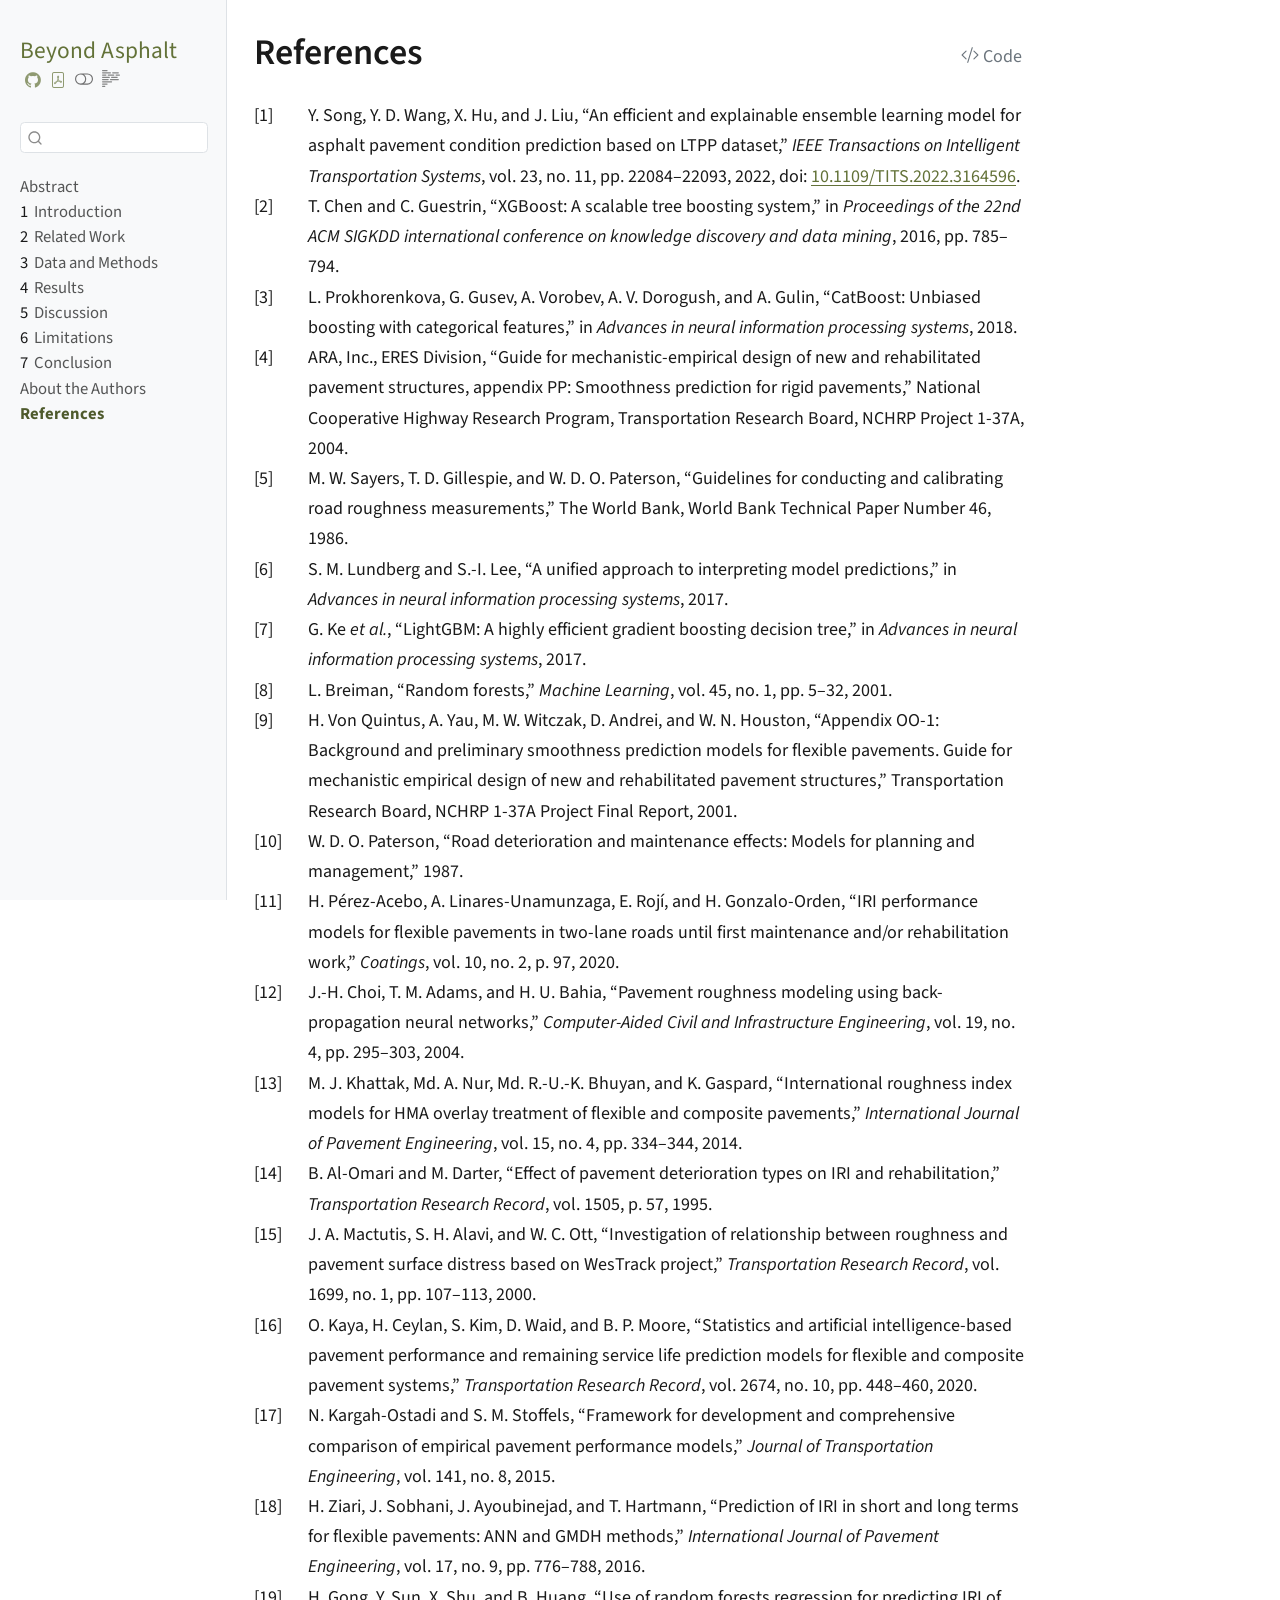
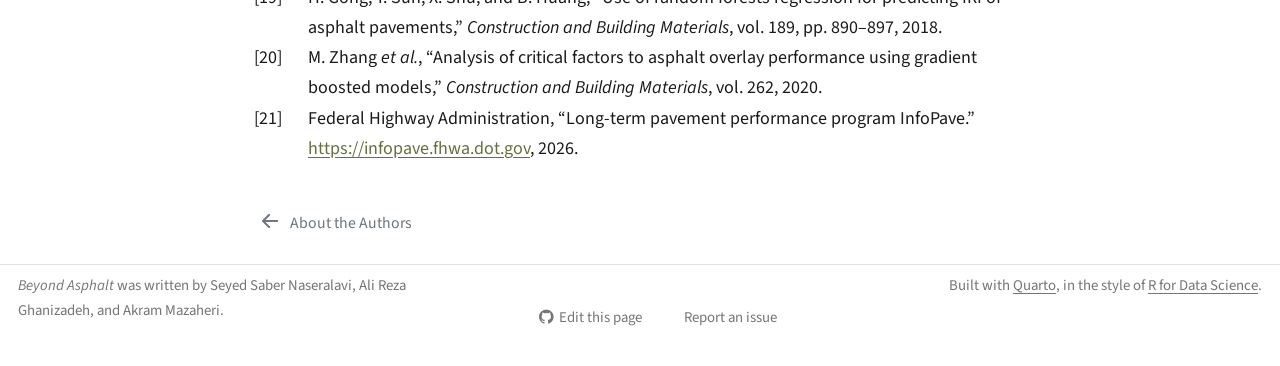
<file: references.html>
<!DOCTYPE html>
<html xmlns="http://www.w3.org/1999/xhtml" lang="en" xml:lang="en"><head>

<meta charset="utf-8">
<meta name="generator" content="quarto-1.9.38">

<meta name="viewport" content="width=device-width, initial-scale=1.0, user-scalable=yes">


<title>References – Beyond Asphalt</title>
<style>
/* Default styles provided by pandoc.
** See https://pandoc.org/MANUAL.html#variables-for-html for config info.
*/
code{white-space: pre-wrap;}
span.smallcaps{font-variant: small-caps;}
div.columns{display: flex; gap: min(4vw, 1.5em);}
div.column{flex: auto; overflow-x: auto;}
div.hanging-indent{margin-left: 1.5em; text-indent: -1.5em;}
ul.task-list{list-style: none;}
ul.task-list li input[type="checkbox"] {
  width: 0.8em;
  margin: 0 0.8em 0.2em -1em; /* quarto-specific, see https://github.com/quarto-dev/quarto-cli/issues/4556 */ 
  vertical-align: middle;
}
/* CSS for syntax highlighting */
html { -webkit-text-size-adjust: 100%; }
pre > code.sourceCode { white-space: pre; position: relative; }
pre > code.sourceCode > span { display: inline-block; line-height: 1.25; }
pre > code.sourceCode > span:empty { height: 1.2em; }
.sourceCode { overflow: visible; }
code.sourceCode > span { color: inherit; text-decoration: inherit; }
div.sourceCode { margin: 1em 0; }
pre.sourceCode { margin: 0; }
@media screen {
div.sourceCode { overflow: auto; }
}
@media print {
pre > code.sourceCode { white-space: pre-wrap; }
pre > code.sourceCode > span { text-indent: -5em; padding-left: 5em; }
}
pre.numberSource code
  { counter-reset: source-line 0; }
pre.numberSource code > span
  { position: relative; left: -4em; counter-increment: source-line; }
pre.numberSource code > span > a:first-child::before
  { content: counter(source-line);
    position: relative; left: -1em; text-align: right; vertical-align: baseline;
    border: none; display: inline-block;
    -webkit-touch-callout: none; -webkit-user-select: none;
    -khtml-user-select: none; -moz-user-select: none;
    -ms-user-select: none; user-select: none;
    padding: 0 4px; width: 4em;
  }
pre.numberSource { margin-left: 3em;  padding-left: 4px; }
div.sourceCode
  {   }
@media screen {
pre > code.sourceCode > span > a:first-child::before { text-decoration: underline; }
}
/* CSS for citations */
div.csl-bib-body { }
div.csl-entry {
  clear: both;
}
.hanging-indent div.csl-entry {
  margin-left:2em;
  text-indent:-2em;
}
div.csl-left-margin {
  min-width:2em;
  float:left;
}
div.csl-right-inline {
  margin-left:2em;
  padding-left:1em;
}
div.csl-indent {
  margin-left: 2em;
}</style>


<script src="site_libs/quarto-nav/quarto-nav.js"></script>
<script src="site_libs/quarto-nav/headroom.min.js"></script>
<script src="site_libs/clipboard/clipboard.min.js"></script>
<script src="site_libs/quarto-search/autocomplete.umd.js"></script>
<script src="site_libs/quarto-search/fuse.min.js"></script>
<script src="site_libs/quarto-search/quarto-search.js"></script>
<meta name="quarto:offset" content="./">
<link href="./08-authors.html" rel="prev">
<script src="site_libs/quarto-html/quarto.js" type="module"></script>
<script src="site_libs/quarto-html/tabsets/tabsets.js" type="module"></script>
<script src="site_libs/quarto-html/popper.min.js"></script>
<script src="site_libs/quarto-html/tippy.umd.min.js"></script>
<script src="site_libs/quarto-html/anchor.min.js"></script>
<link href="site_libs/quarto-html/tippy.css" rel="stylesheet">
<link href="site_libs/quarto-html/quarto-syntax-highlighting-15634bcf2e68342d4ad2dfa704d543f6.css" rel="stylesheet" class="quarto-color-scheme" id="quarto-text-highlighting-styles">
<link href="site_libs/quarto-html/quarto-syntax-highlighting-dark-0a6b7249c26820e032cb0bd839ff02b1.css" rel="stylesheet" class="quarto-color-scheme quarto-color-alternate" id="quarto-text-highlighting-styles">
<link href="site_libs/quarto-html/quarto-syntax-highlighting-15634bcf2e68342d4ad2dfa704d543f6.css" rel="stylesheet" class="quarto-color-scheme-extra" id="quarto-text-highlighting-styles">
<script src="site_libs/bootstrap/bootstrap.min.js"></script>
<link href="site_libs/bootstrap/bootstrap-icons.css" rel="stylesheet">
<link href="site_libs/bootstrap/bootstrap-7f6aace0ffd29614ddc7d54ad3d34ca0.min.css" rel="stylesheet" append-hash="true" class="quarto-color-scheme" id="quarto-bootstrap" data-mode="light">
<link href="site_libs/bootstrap/bootstrap-dark-ee26e69d2bffe44000086689866e607f.min.css" rel="stylesheet" append-hash="true" class="quarto-color-scheme quarto-color-alternate" id="quarto-bootstrap" data-mode="dark">
<link href="site_libs/bootstrap/bootstrap-7f6aace0ffd29614ddc7d54ad3d34ca0.min.css" rel="stylesheet" append-hash="true" class="quarto-color-scheme-extra" id="quarto-bootstrap" data-mode="light">
<script id="quarto-search-options" type="application/json">{
  "location": "sidebar",
  "copy-button": false,
  "collapse-after": 3,
  "panel-placement": "start",
  "type": "textbox",
  "limit": 50,
  "keyboard-shortcut": [
    "f",
    "/",
    "s"
  ],
  "show-item-context": false,
  "language": {
    "search-no-results-text": "No results",
    "search-matching-documents-text": "matching documents",
    "search-copy-link-title": "Copy link to search",
    "search-hide-matches-text": "Hide additional matches",
    "search-more-match-text": "more match in this document",
    "search-more-matches-text": "more matches in this document",
    "search-clear-button-title": "Clear",
    "search-text-placeholder": "",
    "search-detached-cancel-button-title": "Cancel",
    "search-submit-button-title": "Submit",
    "search-label": "Search"
  }
}</script>
<style>html{ scroll-behavior: smooth; }</style>


</head>

<body class="nav-sidebar docked quarto-light"><script id="quarto-html-before-body" type="application/javascript">
    const toggleBodyColorMode = (bsSheetEl) => {
      const mode = bsSheetEl.getAttribute("data-mode");
      const bodyEl = window.document.querySelector("body");
      if (mode === "dark") {
        bodyEl.classList.add("quarto-dark");
        bodyEl.classList.remove("quarto-light");
      } else {
        bodyEl.classList.add("quarto-light");
        bodyEl.classList.remove("quarto-dark");
      }
    }
    const toggleBodyColorPrimary = () => {
      const bsSheetEl = window.document.querySelector("link#quarto-bootstrap:not([rel=disabled-stylesheet])");
      if (bsSheetEl) {
        toggleBodyColorMode(bsSheetEl);
      }
    }
    const setColorSchemeToggle = (alternate) => {
      const toggles = window.document.querySelectorAll('.quarto-color-scheme-toggle');
      for (let i=0; i < toggles.length; i++) {
        const toggle = toggles[i];
        if (toggle) {
          if (alternate) {
            toggle.classList.add("alternate");
          } else {
            toggle.classList.remove("alternate");
          }
        }
      }
    };
    const toggleColorMode = (alternate) => {
      // Switch the stylesheets
      const primaryStylesheets = window.document.querySelectorAll('link.quarto-color-scheme:not(.quarto-color-alternate)');
      const alternateStylesheets = window.document.querySelectorAll('link.quarto-color-scheme.quarto-color-alternate');
      manageTransitions('#quarto-margin-sidebar .nav-link', false);
      if (alternate) {
        // note: dark is layered on light, we don't disable primary!
        enableStylesheet(alternateStylesheets);
        for (const sheetNode of alternateStylesheets) {
          if (sheetNode.id === "quarto-bootstrap") {
            toggleBodyColorMode(sheetNode);
          }
        }
      } else {
        disableStylesheet(alternateStylesheets);
        enableStylesheet(primaryStylesheets)
        toggleBodyColorPrimary();
      }
      manageTransitions('#quarto-margin-sidebar .nav-link', true);
      // Switch the toggles
      setColorSchemeToggle(alternate)
      // Hack to workaround the fact that safari doesn't
      // properly recolor the scrollbar when toggling (#1455)
      if (navigator.userAgent.indexOf('Safari') > 0 && navigator.userAgent.indexOf('Chrome') == -1) {
        manageTransitions("body", false);
        window.scrollTo(0, 1);
        setTimeout(() => {
          window.scrollTo(0, 0);
          manageTransitions("body", true);
        }, 40);
      }
    }
    const disableStylesheet = (stylesheets) => {
      for (let i=0; i < stylesheets.length; i++) {
        const stylesheet = stylesheets[i];
        stylesheet.rel = 'disabled-stylesheet';
      }
    }
    const enableStylesheet = (stylesheets) => {
      for (let i=0; i < stylesheets.length; i++) {
        const stylesheet = stylesheets[i];
        if(stylesheet.rel !== 'stylesheet') { // for Chrome, which will still FOUC without this check
          stylesheet.rel = 'stylesheet';
        }
      }
    }
    const manageTransitions = (selector, allowTransitions) => {
      const els = window.document.querySelectorAll(selector);
      for (let i=0; i < els.length; i++) {
        const el = els[i];
        if (allowTransitions) {
          el.classList.remove('notransition');
        } else {
          el.classList.add('notransition');
        }
      }
    }
    const isFileUrl = () => {
      return window.location.protocol === 'file:';
    }
    const hasAlternateSentinel = () => {
      let styleSentinel = getColorSchemeSentinel();
      if (styleSentinel !== null) {
        return styleSentinel === "alternate";
      } else {
        return false;
      }
    }
    const setStyleSentinel = (alternate) => {
      const value = alternate ? "alternate" : "default";
      if (!isFileUrl()) {
        window.localStorage.setItem("quarto-color-scheme", value);
      } else {
        localAlternateSentinel = value;
      }
    }
    const getColorSchemeSentinel = () => {
      if (!isFileUrl()) {
        const storageValue = window.localStorage.getItem("quarto-color-scheme");
        return storageValue != null ? storageValue : localAlternateSentinel;
      } else {
        return localAlternateSentinel;
      }
    }
    const toggleGiscusIfUsed = (isAlternate, darkModeDefault) => {
      const baseTheme = document.querySelector('#giscus-base-theme')?.value ?? 'light';
      const alternateTheme = document.querySelector('#giscus-alt-theme')?.value ?? 'dark';
      let newTheme = '';
      if(authorPrefersDark) {
        newTheme = isAlternate ? baseTheme : alternateTheme;
      } else {
        newTheme = isAlternate ? alternateTheme : baseTheme;
      }
      const changeGiscusTheme = () => {
        // From: https://github.com/giscus/giscus/issues/336
        const sendMessage = (message) => {
          const iframe = document.querySelector('iframe.giscus-frame');
          if (!iframe) return;
          iframe.contentWindow.postMessage({ giscus: message }, 'https://giscus.app');
        }
        sendMessage({
          setConfig: {
            theme: newTheme
          }
        });
      }
      const isGiscussLoaded = window.document.querySelector('iframe.giscus-frame') !== null;
      if (isGiscussLoaded) {
        changeGiscusTheme();
      }
    };
    const authorPrefersDark = false;
    const darkModeDefault = authorPrefersDark;
      document.querySelector('link#quarto-text-highlighting-styles.quarto-color-scheme-extra').rel = 'disabled-stylesheet';
      document.querySelector('link#quarto-bootstrap.quarto-color-scheme-extra').rel = 'disabled-stylesheet';
    let localAlternateSentinel = darkModeDefault ? 'alternate' : 'default';
    // Dark / light mode switch
    window.quartoToggleColorScheme = () => {
      // Read the current dark / light value
      let toAlternate = !hasAlternateSentinel();
      toggleColorMode(toAlternate);
      setStyleSentinel(toAlternate);
      toggleGiscusIfUsed(toAlternate, darkModeDefault);
      window.dispatchEvent(new Event('resize'));
    };
    // Switch to dark mode if need be
    if (hasAlternateSentinel()) {
      toggleColorMode(true);
    } else {
      toggleColorMode(false);
    }
  </script>

<div id="quarto-search-results"></div>
  <header id="quarto-header" class="headroom fixed-top">
  <nav class="quarto-secondary-nav">
    <div class="container-fluid d-flex">
      <button type="button" class="quarto-btn-toggle btn" data-bs-toggle="collapse" role="button" data-bs-target=".quarto-sidebar-collapse-item" aria-controls="quarto-sidebar" aria-expanded="false" aria-label="Toggle sidebar navigation" onclick="if (window.quartoToggleHeadroom) { window.quartoToggleHeadroom(); }">
        <i class="bi bi-layout-text-sidebar-reverse"></i>
      </button>
        <nav class="quarto-page-breadcrumbs" aria-label="breadcrumb"><ol class="breadcrumb"><li class="breadcrumb-item"><a href="./references.html">References</a></li></ol></nav>
        <a class="flex-grow-1" role="navigation" data-bs-toggle="collapse" data-bs-target=".quarto-sidebar-collapse-item" aria-controls="quarto-sidebar" aria-expanded="false" aria-label="Toggle sidebar navigation" onclick="if (window.quartoToggleHeadroom) { window.quartoToggleHeadroom(); }">      
        </a>
      <button type="button" class="btn quarto-search-button" aria-label="Search" onclick="window.quartoOpenSearch();">
        <i class="bi bi-search"></i>
      </button>
    </div>
  </nav>
</header>
<!-- content -->
<div id="quarto-content" class="quarto-container page-columns page-rows-contents page-layout-article">
<!-- sidebar -->
  <nav id="quarto-sidebar" class="sidebar collapse collapse-horizontal quarto-sidebar-collapse-item sidebar-navigation docked overflow-auto">
    <div class="pt-lg-2 mt-2 text-left sidebar-header">
    <div class="sidebar-title mb-0 py-0">
      <a href="./">Beyond Asphalt</a> 
        <div class="sidebar-tools-main tools-wide">
    <a href="https://github.com/sabernaseralavi-60/2026_International-Roughness-Index-Prediction-Using-the-LTPP/" title="Source Code" class="quarto-navigation-tool px-1" aria-label="Source Code"><i class="bi bi-github"></i></a>
    <a href="./Beyond-Asphalt.pdf" title="Download PDF" class="quarto-navigation-tool px-1" aria-label="Download PDF"><i class="bi bi-file-pdf"></i></a>
  <a href="" class="quarto-color-scheme-toggle quarto-navigation-tool  px-1" onclick="window.quartoToggleColorScheme(); return false;" title="Toggle dark mode"><i class="bi"></i></a>
  <a href="" class="quarto-reader-toggle quarto-navigation-tool px-1" onclick="window.quartoToggleReader(); return false;" title="Toggle reader mode">
  <div class="quarto-reader-toggle-btn">
  <i class="bi"></i>
  </div>
</a>
</div>
    </div>
      </div>
        <div class="mt-2 flex-shrink-0 align-items-center">
        <div class="sidebar-search">
        <div id="quarto-search" class="" title="Search"></div>
        </div>
        </div>
    <div class="sidebar-menu-container"> 
    <ul class="list-unstyled mt-1">
        <li class="sidebar-item">
  <div class="sidebar-item-container"> 
  <a href="./index.html" class="sidebar-item-text sidebar-link">
 <span class="menu-text">Abstract</span></a>
  </div>
</li>
        <li class="sidebar-item">
  <div class="sidebar-item-container"> 
  <a href="./01-introduction.html" class="sidebar-item-text sidebar-link">
 <span class="menu-text"><span class="chapter-number">1</span>&nbsp; <span class="chapter-title">Introduction</span></span></a>
  </div>
</li>
        <li class="sidebar-item">
  <div class="sidebar-item-container"> 
  <a href="./02-related-work.html" class="sidebar-item-text sidebar-link">
 <span class="menu-text"><span class="chapter-number">2</span>&nbsp; <span class="chapter-title">Related Work</span></span></a>
  </div>
</li>
        <li class="sidebar-item">
  <div class="sidebar-item-container"> 
  <a href="./03-methods.html" class="sidebar-item-text sidebar-link">
 <span class="menu-text"><span class="chapter-number">3</span>&nbsp; <span class="chapter-title">Data and Methods</span></span></a>
  </div>
</li>
        <li class="sidebar-item">
  <div class="sidebar-item-container"> 
  <a href="./04-results.html" class="sidebar-item-text sidebar-link">
 <span class="menu-text"><span class="chapter-number">4</span>&nbsp; <span class="chapter-title">Results</span></span></a>
  </div>
</li>
        <li class="sidebar-item">
  <div class="sidebar-item-container"> 
  <a href="./05-discussion.html" class="sidebar-item-text sidebar-link">
 <span class="menu-text"><span class="chapter-number">5</span>&nbsp; <span class="chapter-title">Discussion</span></span></a>
  </div>
</li>
        <li class="sidebar-item">
  <div class="sidebar-item-container"> 
  <a href="./06-limitations.html" class="sidebar-item-text sidebar-link">
 <span class="menu-text"><span class="chapter-number">6</span>&nbsp; <span class="chapter-title">Limitations</span></span></a>
  </div>
</li>
        <li class="sidebar-item">
  <div class="sidebar-item-container"> 
  <a href="./07-conclusion.html" class="sidebar-item-text sidebar-link">
 <span class="menu-text"><span class="chapter-number">7</span>&nbsp; <span class="chapter-title">Conclusion</span></span></a>
  </div>
</li>
        <li class="sidebar-item">
  <div class="sidebar-item-container"> 
  <a href="./08-authors.html" class="sidebar-item-text sidebar-link">
 <span class="menu-text">About the Authors</span></a>
  </div>
</li>
        <li class="sidebar-item">
  <div class="sidebar-item-container"> 
  <a href="./references.html" class="sidebar-item-text sidebar-link active">
 <span class="menu-text">References</span></a>
  </div>
</li>
    </ul>
    </div>
</nav>
<div id="quarto-sidebar-glass" class="quarto-sidebar-collapse-item" data-bs-toggle="collapse" data-bs-target=".quarto-sidebar-collapse-item"></div>
<!-- margin-sidebar -->
    <div id="quarto-margin-sidebar" class="sidebar margin-sidebar zindex-bottom">
        
    </div>
<!-- main -->
<main class="content" id="quarto-document-content">


<header id="title-block-header" class="quarto-title-block default">
<div class="quarto-title">
<div class="quarto-title-block"><div><h1 class="title">References</h1><button type="button" class="btn code-tools-button" id="quarto-code-tools-source"><i class="bi"></i> Code</button></div></div>
</div>



<div class="quarto-title-meta">

    
  
    
  </div>
  


</header>


<div id="refs" class="references csl-bib-body" data-entry-spacing="0" role="list">
<div id="ref-song2022efficient" class="csl-entry" role="listitem">
<div class="csl-left-margin">[1] </div><div class="csl-right-inline">Y.
Song, Y. D. Wang, X. Hu, and J. Liu, <span>“An efficient and explainable
ensemble learning model for asphalt pavement condition prediction based
on <span>LTPP</span> dataset,”</span> <em>IEEE Transactions on
Intelligent Transportation Systems</em>, vol. 23, no. 11, pp.
22084–22093, 2022, doi: <a href="https://doi.org/10.1109/TITS.2022.3164596">10.1109/TITS.2022.3164596</a>.</div>
</div>
<div id="ref-chen2016xgboost" class="csl-entry" role="listitem">
<div class="csl-left-margin">[2] </div><div class="csl-right-inline">T.
Chen and C. Guestrin, <span>“<span>XGBoost</span>: A scalable tree
boosting system,”</span> in <em>Proceedings of the 22nd ACM SIGKDD
international conference on knowledge discovery and data mining</em>,
2016, pp. 785–794.</div>
</div>
<div id="ref-prokhorenkova2018catboost" class="csl-entry" role="listitem">
<div class="csl-left-margin">[3] </div><div class="csl-right-inline">L.
Prokhorenkova, G. Gusev, A. Vorobev, A. V. Dorogush, and A. Gulin,
<span>“<span>CatBoost</span>: Unbiased boosting with categorical
features,”</span> in <em>Advances in neural information processing
systems</em>, 2018.</div>
</div>
<div id="ref-ara2004smoothness" class="csl-entry" role="listitem">
<div class="csl-left-margin">[4] </div><div class="csl-right-inline">ARA, Inc., ERES Division, <span>“Guide for
mechanistic-empirical design of new and rehabilitated pavement
structures, appendix <span>PP</span>: Smoothness prediction for rigid
pavements,”</span> National Cooperative Highway Research Program,
Transportation Research Board, NCHRP Project 1-37A, 2004.</div>
</div>
<div id="ref-sayers1986guidelines" class="csl-entry" role="listitem">
<div class="csl-left-margin">[5] </div><div class="csl-right-inline">M.
W. Sayers, T. D. Gillespie, and W. D. O. Paterson, <span>“Guidelines for
conducting and calibrating road roughness measurements,”</span> The
World Bank, World Bank Technical Paper Number 46, 1986.</div>
</div>
<div id="ref-lundberg2017unified" class="csl-entry" role="listitem">
<div class="csl-left-margin">[6] </div><div class="csl-right-inline">S.
M. Lundberg and S.-I. Lee, <span>“A unified approach to interpreting
model predictions,”</span> in <em>Advances in neural information
processing systems</em>, 2017.</div>
</div>
<div id="ref-ke2017lightgbm" class="csl-entry" role="listitem">
<div class="csl-left-margin">[7] </div><div class="csl-right-inline">G.
Ke <em>et al.</em>, <span>“<span>LightGBM</span>: A highly efficient
gradient boosting decision tree,”</span> in <em>Advances in neural
information processing systems</em>, 2017.</div>
</div>
<div id="ref-breiman2001random" class="csl-entry" role="listitem">
<div class="csl-left-margin">[8] </div><div class="csl-right-inline">L.
Breiman, <span>“Random forests,”</span> <em>Machine Learning</em>, vol.
45, no. 1, pp. 5–32, 2001.</div>
</div>
<div id="ref-vonquintus2001flexible" class="csl-entry" role="listitem">
<div class="csl-left-margin">[9] </div><div class="csl-right-inline">H.
Von Quintus, A. Yau, M. W. Witczak, D. Andrei, and W. N. Houston,
<span>“Appendix <span>OO-1</span>: Background and preliminary smoothness
prediction models for flexible pavements. Guide for mechanistic
empirical design of new and rehabilitated pavement structures,”</span>
Transportation Research Board, NCHRP 1-37A Project Final Report,
2001.</div>
</div>
<div id="ref-paterson1987road" class="csl-entry" role="listitem">
<div class="csl-left-margin">[10] </div><div class="csl-right-inline">W.
D. O. Paterson, <span>“Road deterioration and maintenance effects:
Models for planning and management,”</span> 1987.</div>
</div>
<div id="ref-perezacebo2020iri" class="csl-entry" role="listitem">
<div class="csl-left-margin">[11] </div><div class="csl-right-inline">H.
Pérez-Acebo, A. Linares-Unamunzaga, E. Rojı́, and H. Gonzalo-Orden,
<span>“<span>IRI</span> performance models for flexible pavements in
two-lane roads until first maintenance and/or rehabilitation
work,”</span> <em>Coatings</em>, vol. 10, no. 2, p. 97, 2020.</div>
</div>
<div id="ref-choi2004pavement" class="csl-entry" role="listitem">
<div class="csl-left-margin">[12] </div><div class="csl-right-inline">J.-H. Choi, T. M. Adams, and H. U. Bahia,
<span>“Pavement roughness modeling using back-propagation neural
networks,”</span> <em>Computer-Aided Civil and Infrastructure
Engineering</em>, vol. 19, no. 4, pp. 295–303, 2004.</div>
</div>
<div id="ref-khattak2014iri" class="csl-entry" role="listitem">
<div class="csl-left-margin">[13] </div><div class="csl-right-inline">M.
J. Khattak, Md. A. Nur, Md. R.-U.-K. Bhuyan, and K. Gaspard,
<span>“International roughness index models for <span>HMA</span> overlay
treatment of flexible and composite pavements,”</span> <em>International
Journal of Pavement Engineering</em>, vol. 15, no. 4, pp. 334–344,
2014.</div>
</div>
<div id="ref-alomari1995effect" class="csl-entry" role="listitem">
<div class="csl-left-margin">[14] </div><div class="csl-right-inline">B.
Al-Omari and M. Darter, <span>“Effect of pavement deterioration types on
<span>IRI</span> and rehabilitation,”</span> <em>Transportation Research
Record</em>, vol. 1505, p. 57, 1995.</div>
</div>
<div id="ref-mactutis2000investigation" class="csl-entry" role="listitem">
<div class="csl-left-margin">[15] </div><div class="csl-right-inline">J.
A. Mactutis, S. H. Alavi, and W. C. Ott, <span>“Investigation of
relationship between roughness and pavement surface distress based on
<span>WesTrack</span> project,”</span> <em>Transportation Research
Record</em>, vol. 1699, no. 1, pp. 107–113, 2000.</div>
</div>
<div id="ref-kaya2020statistics" class="csl-entry" role="listitem">
<div class="csl-left-margin">[16] </div><div class="csl-right-inline">O.
Kaya, H. Ceylan, S. Kim, D. Waid, and B. P. Moore, <span>“Statistics and
artificial intelligence-based pavement performance and remaining service
life prediction models for flexible and composite pavement
systems,”</span> <em>Transportation Research Record</em>, vol. 2674, no.
10, pp. 448–460, 2020.</div>
</div>
<div id="ref-kargahostadi2015framework" class="csl-entry" role="listitem">
<div class="csl-left-margin">[17] </div><div class="csl-right-inline">N.
Kargah-Ostadi and S. M. Stoffels, <span>“Framework for development and
comprehensive comparison of empirical pavement performance
models,”</span> <em>Journal of Transportation Engineering</em>, vol.
141, no. 8, 2015.</div>
</div>
<div id="ref-ziari2016prediction" class="csl-entry" role="listitem">
<div class="csl-left-margin">[18] </div><div class="csl-right-inline">H.
Ziari, J. Sobhani, J. Ayoubinejad, and T. Hartmann, <span>“Prediction of
<span>IRI</span> in short and long terms for flexible pavements:
<span>ANN</span> and <span>GMDH</span> methods,”</span>
<em>International Journal of Pavement Engineering</em>, vol. 17, no. 9,
pp. 776–788, 2016.</div>
</div>
<div id="ref-gong2018use" class="csl-entry" role="listitem">
<div class="csl-left-margin">[19] </div><div class="csl-right-inline">H.
Gong, Y. Sun, X. Shu, and B. Huang, <span>“Use of random forests
regression for predicting <span>IRI</span> of asphalt pavements,”</span>
<em>Construction and Building Materials</em>, vol. 189, pp. 890–897,
2018.</div>
</div>
<div id="ref-zhang2020analysis" class="csl-entry" role="listitem">
<div class="csl-left-margin">[20] </div><div class="csl-right-inline"><span class="nocase">M. Zhang <em>et
al.</em></span>, <span>“Analysis of critical factors to asphalt overlay
performance using gradient boosted models,”</span> <em>Construction and
Building Materials</em>, vol. 262, 2020.</div>
</div>
<div id="ref-fhwa_ltpp" class="csl-entry" role="listitem">
<div class="csl-left-margin">[21] </div><div class="csl-right-inline">Federal Highway Administration,
<span>“Long-term pavement performance program
<span>InfoPave</span>.”</span> <a href="https://infopave.fhwa.dot.gov" class="uri">https://infopave.fhwa.dot.gov</a>, 2026.</div>
</div>
</div>


<!-- -->


</main> <!-- /main -->
<script id="quarto-html-after-body" type="application/javascript">
  window.document.addEventListener("DOMContentLoaded", function (event) {
    // Ensure there is a toggle, if there isn't float one in the top right
    if (window.document.querySelector('.quarto-color-scheme-toggle') === null) {
      const a = window.document.createElement('a');
      a.classList.add('top-right');
      a.classList.add('quarto-color-scheme-toggle');
      a.href = "";
      a.onclick = function() { try { window.quartoToggleColorScheme(); } catch {} return false; };
      const i = window.document.createElement("i");
      i.classList.add('bi');
      a.appendChild(i);
      window.document.body.appendChild(a);
    }
    setColorSchemeToggle(hasAlternateSentinel())
    const icon = "";
    const anchorJS = new window.AnchorJS();
    anchorJS.options = {
      placement: 'right',
      icon: icon
    };
    anchorJS.add('.anchored');
    const isCodeAnnotation = (el) => {
      for (const clz of el.classList) {
        if (clz.startsWith('code-annotation-')) {                     
          return true;
        }
      }
      return false;
    }
    const onCopySuccess = function(e) {
      // button target
      const button = e.trigger;
      // don't keep focus
      button.blur();
      // flash "checked"
      button.classList.add('code-copy-button-checked');
      var currentTitle = button.getAttribute("title");
      button.setAttribute("title", "Copied!");
      let tooltip;
      if (window.bootstrap) {
        button.setAttribute("data-bs-toggle", "tooltip");
        button.setAttribute("data-bs-placement", "left");
        button.setAttribute("data-bs-title", "Copied!");
        tooltip = new bootstrap.Tooltip(button, 
          { trigger: "manual", 
            customClass: "code-copy-button-tooltip",
            offset: [0, -8]});
        tooltip.show();    
      }
      setTimeout(function() {
        if (tooltip) {
          tooltip.hide();
          button.removeAttribute("data-bs-title");
          button.removeAttribute("data-bs-toggle");
          button.removeAttribute("data-bs-placement");
        }
        button.setAttribute("title", currentTitle);
        button.classList.remove('code-copy-button-checked');
      }, 1000);
      // clear code selection
      e.clearSelection();
    }
    const getTextToCopy = function(trigger) {
      const outerScaffold = trigger.parentElement.cloneNode(true);
      const codeEl = outerScaffold.querySelector('code');
      for (const childEl of codeEl.children) {
        if (isCodeAnnotation(childEl)) {
          childEl.remove();
        }
      }
      return codeEl.innerText;
    }
    const clipboard = new window.ClipboardJS('.code-copy-button:not([data-in-quarto-modal])', {
      text: getTextToCopy
    });
    clipboard.on('success', onCopySuccess);
    if (window.document.getElementById('quarto-embedded-source-code-modal')) {
      const clipboardModal = new window.ClipboardJS('.code-copy-button[data-in-quarto-modal]', {
        text: getTextToCopy,
        container: window.document.getElementById('quarto-embedded-source-code-modal')
      });
      clipboardModal.on('success', onCopySuccess);
    }
    const viewSource = window.document.getElementById('quarto-view-source') ||
                       window.document.getElementById('quarto-code-tools-source');
    if (viewSource) {
      const sourceUrl = viewSource.getAttribute("data-quarto-source-url");
      viewSource.addEventListener("click", function(e) {
        if (sourceUrl) {
          // rstudio viewer pane
          if (/\bcapabilities=\b/.test(window.location)) {
            window.open(sourceUrl);
          } else {
            window.location.href = sourceUrl;
          }
        } else {
          const modal = new bootstrap.Modal(document.getElementById('quarto-embedded-source-code-modal'));
          modal.show();
        }
        return false;
      });
    }
    function toggleCodeHandler(show) {
      return function(e) {
        const detailsSrc = window.document.querySelectorAll(".cell > details > .sourceCode");
        for (let i=0; i<detailsSrc.length; i++) {
          const details = detailsSrc[i].parentElement;
          if (show) {
            details.open = true;
          } else {
            details.removeAttribute("open");
          }
        }
        const cellCodeDivs = window.document.querySelectorAll(".cell > .sourceCode");
        const fromCls = show ? "hidden" : "unhidden";
        const toCls = show ? "unhidden" : "hidden";
        for (let i=0; i<cellCodeDivs.length; i++) {
          const codeDiv = cellCodeDivs[i];
          if (codeDiv.classList.contains(fromCls)) {
            codeDiv.classList.remove(fromCls);
            codeDiv.classList.add(toCls);
          } 
        }
        return false;
      }
    }
    const hideAllCode = window.document.getElementById("quarto-hide-all-code");
    if (hideAllCode) {
      hideAllCode.addEventListener("click", toggleCodeHandler(false));
    }
    const showAllCode = window.document.getElementById("quarto-show-all-code");
    if (showAllCode) {
      showAllCode.addEventListener("click", toggleCodeHandler(true));
    }
      var localhostRegex = new RegExp(/^(?:http|https):\/\/localhost\:?[0-9]*\//);
      var mailtoRegex = new RegExp(/^mailto:/);
        var filterRegex = new RegExp('/' + window.location.host + '/');
      var isInternal = (href) => {
          return filterRegex.test(href) || localhostRegex.test(href) || mailtoRegex.test(href);
      }
      // Inspect non-navigation links and adorn them if external
     var links = window.document.querySelectorAll('a[href]:not(.nav-link):not(.navbar-brand):not(.toc-action):not(.sidebar-link):not(.sidebar-item-toggle):not(.pagination-link):not(.no-external):not([aria-hidden]):not(.dropdown-item):not(.quarto-navigation-tool):not(.about-link)');
      for (var i=0; i<links.length; i++) {
        const link = links[i];
        if (!isInternal(link.href)) {
          // undo the damage that might have been done by quarto-nav.js in the case of
          // links that we want to consider external
          if (link.dataset.originalHref !== undefined) {
            link.href = link.dataset.originalHref;
          }
        }
      }
    function tippyHover(el, contentFn, onTriggerFn, onUntriggerFn) {
      const config = {
        allowHTML: true,
        maxWidth: 500,
        delay: 100,
        arrow: false,
        appendTo: function(el) {
            return el.parentElement;
        },
        interactive: true,
        interactiveBorder: 10,
        theme: 'quarto',
        placement: 'bottom-start',
      };
      if (contentFn) {
        config.content = contentFn;
      }
      if (onTriggerFn) {
        config.onTrigger = onTriggerFn;
      }
      if (onUntriggerFn) {
        config.onUntrigger = onUntriggerFn;
      }
      window.tippy(el, config); 
    }
    const noterefs = window.document.querySelectorAll('a[role="doc-noteref"]');
    for (var i=0; i<noterefs.length; i++) {
      const ref = noterefs[i];
      tippyHover(ref, function() {
        // use id or data attribute instead here
        let href = ref.getAttribute('data-footnote-href') || ref.getAttribute('href');
        try { href = new URL(href).hash; } catch {}
        const id = href.replace(/^#\/?/, "");
        const note = window.document.getElementById(id);
        if (note) {
          return note.innerHTML;
        } else {
          return "";
        }
      });
    }
    const xrefs = window.document.querySelectorAll('a.quarto-xref');
    const processXRef = (id, note) => {
      // Strip column container classes
      const stripColumnClz = (el) => {
        el.classList.remove("page-full", "page-columns");
        if (el.children) {
          for (const child of el.children) {
            stripColumnClz(child);
          }
        }
      }
      stripColumnClz(note)
      if (id === null || id.startsWith('sec-')) {
        // Special case sections, only their first couple elements
        const container = document.createElement("div");
        if (note.children && note.children.length > 2) {
          container.appendChild(note.children[0].cloneNode(true));
          for (let i = 1; i < note.children.length; i++) {
            const child = note.children[i];
            if (child.tagName === "P" && child.innerText === "") {
              continue;
            } else {
              container.appendChild(child.cloneNode(true));
              break;
            }
          }
          if (window.Quarto?.typesetMath) {
            window.Quarto.typesetMath(container);
          }
          return container.innerHTML
        } else {
          if (window.Quarto?.typesetMath) {
            window.Quarto.typesetMath(note);
          }
          return note.innerHTML;
        }
      } else {
        // Remove any anchor links if they are present
        const anchorLink = note.querySelector('a.anchorjs-link');
        if (anchorLink) {
          anchorLink.remove();
        }
        if (window.Quarto?.typesetMath) {
          window.Quarto.typesetMath(note);
        }
        if (note.classList.contains("callout")) {
          return note.outerHTML;
        } else {
          return note.innerHTML;
        }
      }
    }
    for (var i=0; i<xrefs.length; i++) {
      const xref = xrefs[i];
      tippyHover(xref, undefined, function(instance) {
        instance.disable();
        let url = xref.getAttribute('href');
        let hash = undefined; 
        if (url.startsWith('#')) {
          hash = url;
        } else {
          try { hash = new URL(url).hash; } catch {}
        }
        if (hash) {
          const id = hash.replace(/^#\/?/, "");
          const note = window.document.getElementById(id);
          if (note !== null) {
            try {
              const html = processXRef(id, note.cloneNode(true));
              instance.setContent(html);
            } finally {
              instance.enable();
              instance.show();
            }
          } else {
            // See if we can fetch this
            fetch(url.split('#')[0])
            .then(res => res.text())
            .then(html => {
              const parser = new DOMParser();
              const htmlDoc = parser.parseFromString(html, "text/html");
              const note = htmlDoc.getElementById(id);
              if (note !== null) {
                const html = processXRef(id, note);
                instance.setContent(html);
              } 
            }).finally(() => {
              instance.enable();
              instance.show();
            });
          }
        } else {
          // See if we can fetch a full url (with no hash to target)
          // This is a special case and we should probably do some content thinning / targeting
          fetch(url)
          .then(res => res.text())
          .then(html => {
            const parser = new DOMParser();
            const htmlDoc = parser.parseFromString(html, "text/html");
            const note = htmlDoc.querySelector('main.content');
            if (note !== null) {
              // This should only happen for chapter cross references
              // (since there is no id in the URL)
              // remove the first header
              if (note.children.length > 0 && note.children[0].tagName === "HEADER") {
                note.children[0].remove();
              }
              const html = processXRef(null, note);
              instance.setContent(html);
            } 
          }).finally(() => {
            instance.enable();
            instance.show();
          });
        }
      }, function(instance) {
      });
    }
        let selectedAnnoteEl;
        const selectorForAnnotation = ( cell, annotation) => {
          let cellAttr = 'data-code-cell="' + cell + '"';
          let lineAttr = 'data-code-annotation="' +  annotation + '"';
          const selector = 'span[' + cellAttr + '][' + lineAttr + ']';
          return selector;
        }
        const selectCodeLines = (annoteEl) => {
          const doc = window.document;
          const targetCell = annoteEl.getAttribute("data-target-cell");
          const targetAnnotation = annoteEl.getAttribute("data-target-annotation");
          const annoteSpan = window.document.querySelector(selectorForAnnotation(targetCell, targetAnnotation));
          const lines = annoteSpan.getAttribute("data-code-lines").split(",");
          const lineIds = lines.map((line) => {
            return targetCell + "-" + line;
          })
          let top = null;
          let height = null;
          let parent = null;
          if (lineIds.length > 0) {
              //compute the position of the single el (top and bottom and make a div)
              const el = window.document.getElementById(lineIds[0]);
              top = el.offsetTop;
              height = el.offsetHeight;
              parent = el.parentElement.parentElement;
            if (lineIds.length > 1) {
              const lastEl = window.document.getElementById(lineIds[lineIds.length - 1]);
              const bottom = lastEl.offsetTop + lastEl.offsetHeight;
              height = bottom - top;
            }
            if (top !== null && height !== null && parent !== null) {
              // cook up a div (if necessary) and position it 
              let div = window.document.getElementById("code-annotation-line-highlight");
              if (div === null) {
                div = window.document.createElement("div");
                div.setAttribute("id", "code-annotation-line-highlight");
                div.style.position = 'absolute';
                parent.appendChild(div);
              }
              div.style.top = top - 2 + "px";
              div.style.height = height + 4 + "px";
              div.style.left = 0;
              let gutterDiv = window.document.getElementById("code-annotation-line-highlight-gutter");
              if (gutterDiv === null) {
                gutterDiv = window.document.createElement("div");
                gutterDiv.setAttribute("id", "code-annotation-line-highlight-gutter");
                gutterDiv.style.position = 'absolute';
                const codeCell = window.document.getElementById(targetCell);
                const gutter = codeCell.querySelector('.code-annotation-gutter');
                gutter.appendChild(gutterDiv);
              }
              gutterDiv.style.top = top - 2 + "px";
              gutterDiv.style.height = height + 4 + "px";
            }
            selectedAnnoteEl = annoteEl;
          }
        };
        const unselectCodeLines = () => {
          const elementsIds = ["code-annotation-line-highlight", "code-annotation-line-highlight-gutter"];
          elementsIds.forEach((elId) => {
            const div = window.document.getElementById(elId);
            if (div) {
              div.remove();
            }
          });
          selectedAnnoteEl = undefined;
        };
          // Handle positioning of the toggle
      window.addEventListener(
        "resize",
        throttle(() => {
          elRect = undefined;
          if (selectedAnnoteEl) {
            selectCodeLines(selectedAnnoteEl);
          }
        }, 10)
      );
      function throttle(fn, ms) {
      let throttle = false;
      let timer;
        return (...args) => {
          if(!throttle) { // first call gets through
              fn.apply(this, args);
              throttle = true;
          } else { // all the others get throttled
              if(timer) clearTimeout(timer); // cancel #2
              timer = setTimeout(() => {
                fn.apply(this, args);
                timer = throttle = false;
              }, ms);
          }
        };
      }
        // Attach click handler to the DT
        const annoteDls = window.document.querySelectorAll('dt[data-target-cell]');
        for (const annoteDlNode of annoteDls) {
          annoteDlNode.addEventListener('click', (event) => {
            const clickedEl = event.target;
            if (clickedEl !== selectedAnnoteEl) {
              unselectCodeLines();
              const activeEl = window.document.querySelector('dt[data-target-cell].code-annotation-active');
              if (activeEl) {
                activeEl.classList.remove('code-annotation-active');
              }
              selectCodeLines(clickedEl);
              clickedEl.classList.add('code-annotation-active');
            } else {
              // Unselect the line
              unselectCodeLines();
              clickedEl.classList.remove('code-annotation-active');
            }
          });
        }
    const findCites = (el) => {
      const parentEl = el.parentElement;
      if (parentEl) {
        const cites = parentEl.dataset.cites;
        if (cites) {
          return {
            el,
            cites: cites.split(' ')
          };
        } else {
          return findCites(el.parentElement)
        }
      } else {
        return undefined;
      }
    };
    var bibliorefs = window.document.querySelectorAll('a[role="doc-biblioref"]');
    for (var i=0; i<bibliorefs.length; i++) {
      const ref = bibliorefs[i];
      const citeInfo = findCites(ref);
      if (citeInfo) {
        tippyHover(citeInfo.el, function() {
          var popup = window.document.createElement('div');
          citeInfo.cites.forEach(function(cite) {
            var citeDiv = window.document.createElement('div');
            citeDiv.classList.add('hanging-indent');
            citeDiv.classList.add('csl-entry');
            var biblioDiv = window.document.getElementById('ref-' + cite);
            if (biblioDiv) {
              citeDiv.innerHTML = biblioDiv.innerHTML;
            }
            popup.appendChild(citeDiv);
          });
          return popup.innerHTML;
        });
      }
    }
  });
  </script>
<nav class="page-navigation">
  <div class="nav-page nav-page-previous">
      <a href="./08-authors.html" class="pagination-link" aria-label="About the Authors">
        <i class="bi bi-arrow-left-short"></i> <span class="nav-page-text">About the Authors</span>
      </a>          
  </div>
  <div class="nav-page nav-page-next">
  </div>
</nav><div class="modal fade" id="quarto-embedded-source-code-modal" tabindex="-1" aria-labelledby="quarto-embedded-source-code-modal-label" aria-hidden="true"><div class="modal-dialog modal-dialog-scrollable"><div class="modal-content"><div class="modal-header"><h5 class="modal-title" id="quarto-embedded-source-code-modal-label">Source Code</h5><button class="btn-close" data-bs-dismiss="modal"></button></div><div class="modal-body"><div class="">
<div class="code-copy-outer-scaffold"><div class="sourceCode" id="cb1" data-shortcodes="false"><pre class="sourceCode markdown code-with-copy"><code class="sourceCode markdown"><span id="cb1-1"><a href="#cb1-1" aria-hidden="true" tabindex="-1"></a><span class="fu"># References {.unnumbered}</span></span>
<span id="cb1-2"><a href="#cb1-2" aria-hidden="true" tabindex="-1"></a></span>
<span id="cb1-3"><a href="#cb1-3" aria-hidden="true" tabindex="-1"></a>::: {#refs}</span>
<span id="cb1-4"><a href="#cb1-4" aria-hidden="true" tabindex="-1"></a>:::</span></code></pre></div><button title="Copy to Clipboard" class="code-copy-button" data-in-quarto-modal=""><i class="bi"></i></button></div>
</div></div></div></div></div>
</div> <!-- /content -->
<footer class="footer">
  <div class="nav-footer">
    <div class="nav-footer-left">
<p><em>Beyond Asphalt</em> was written by Seyed Saber Naseralavi, Ali Reza Ghanizadeh, and Akram Mazaheri.</p>
</div>   
    <div class="nav-footer-center">
      &nbsp;
    <div class="toc-actions"><ul><li><a href="https://github.com/sabernaseralavi-60/2026_International-Roughness-Index-Prediction-Using-the-LTPP/edit/master/references.qmd" class="toc-action"><i class="bi bi-github"></i>Edit this page</a></li><li><a href="https://github.com/sabernaseralavi-60/2026_International-Roughness-Index-Prediction-Using-the-LTPP/issues/new" class="toc-action"><i class="bi empty"></i>Report an issue</a></li></ul></div></div>
    <div class="nav-footer-right">
<p>Built with <a href="https://quarto.org/">Quarto</a>, in the style of <a href="https://r4ds.hadley.nz/">R for Data Science</a>.</p>
</div>
  </div>
</footer>




<script src="site_libs/quarto-html/zenscroll-min.js"></script>
</body></html>
</file>
<file: site_libs/quarto-html/tippy.css>
.tippy-box[data-animation=fade][data-state=hidden]{opacity:0}[data-tippy-root]{max-width:calc(100vw - 10px)}.tippy-box{position:relative;background-color:#333;color:#fff;border-radius:4px;font-size:14px;line-height:1.4;white-space:normal;outline:0;transition-property:transform,visibility,opacity}.tippy-box[data-placement^=top]>.tippy-arrow{bottom:0}.tippy-box[data-placement^=top]>.tippy-arrow:before{bottom:-7px;left:0;border-width:8px 8px 0;border-top-color:initial;transform-origin:center top}.tippy-box[data-placement^=bottom]>.tippy-arrow{top:0}.tippy-box[data-placement^=bottom]>.tippy-arrow:before{top:-7px;left:0;border-width:0 8px 8px;border-bottom-color:initial;transform-origin:center bottom}.tippy-box[data-placement^=left]>.tippy-arrow{right:0}.tippy-box[data-placement^=left]>.tippy-arrow:before{border-width:8px 0 8px 8px;border-left-color:initial;right:-7px;transform-origin:center left}.tippy-box[data-placement^=right]>.tippy-arrow{left:0}.tippy-box[data-placement^=right]>.tippy-arrow:before{left:-7px;border-width:8px 8px 8px 0;border-right-color:initial;transform-origin:center right}.tippy-box[data-inertia][data-state=visible]{transition-timing-function:cubic-bezier(.54,1.5,.38,1.11)}.tippy-arrow{width:16px;height:16px;color:#333}.tippy-arrow:before{content:"";position:absolute;border-color:transparent;border-style:solid}.tippy-content{position:relative;padding:5px 9px;z-index:1}
</file>
<file: site_libs/quarto-html/quarto-syntax-highlighting-15634bcf2e68342d4ad2dfa704d543f6.css>
/* quarto syntax highlight colors */
:root {
  --quarto-hl-ot-color: #003B4F;
  --quarto-hl-at-color: #657422;
  --quarto-hl-ss-color: #20794D;
  --quarto-hl-an-color: #5E5E5E;
  --quarto-hl-fu-color: #4758AB;
  --quarto-hl-st-color: #20794D;
  --quarto-hl-cf-color: #003B4F;
  --quarto-hl-op-color: #5E5E5E;
  --quarto-hl-er-color: #AD0000;
  --quarto-hl-bn-color: #AD0000;
  --quarto-hl-al-color: #AD0000;
  --quarto-hl-va-color: #111111;
  --quarto-hl-bu-color: inherit;
  --quarto-hl-ex-color: inherit;
  --quarto-hl-pp-color: #AD0000;
  --quarto-hl-in-color: #5E5E5E;
  --quarto-hl-vs-color: #20794D;
  --quarto-hl-wa-color: #5E5E5E;
  --quarto-hl-do-color: #5E5E5E;
  --quarto-hl-im-color: #00769E;
  --quarto-hl-ch-color: #20794D;
  --quarto-hl-dt-color: #AD0000;
  --quarto-hl-fl-color: #AD0000;
  --quarto-hl-co-color: #5E5E5E;
  --quarto-hl-cv-color: #5E5E5E;
  --quarto-hl-cn-color: #8f5902;
  --quarto-hl-sc-color: #5E5E5E;
  --quarto-hl-dv-color: #AD0000;
  --quarto-hl-kw-color: #003B4F;
}

/* other quarto variables */
:root {
  --quarto-font-monospace: SFMono-Regular, Menlo, Monaco, Consolas, "Liberation Mono", "Courier New", monospace;
}

/* syntax highlight based on Pandoc's rules */
pre > code.sourceCode > span {
  color: #003B4F;
}

code.sourceCode > span {
  color: #003B4F;
}

div.sourceCode,
div.sourceCode pre.sourceCode {
  color: #003B4F;
}

/* Normal */
code span {
  color: #003B4F;
}

/* Alert */
code span.al {
  color: #AD0000;
  font-style: inherit;
}

/* Annotation */
code span.an {
  color: #5E5E5E;
  font-style: inherit;
}

/* Attribute */
code span.at {
  color: #657422;
  font-style: inherit;
}

/* BaseN */
code span.bn {
  color: #AD0000;
  font-style: inherit;
}

/* BuiltIn */
code span.bu {
  font-style: inherit;
}

/* ControlFlow */
code span.cf {
  color: #003B4F;
  font-weight: bold;
  font-style: inherit;
}

/* Char */
code span.ch {
  color: #20794D;
  font-style: inherit;
}

/* Constant */
code span.cn {
  color: #8f5902;
  font-style: inherit;
}

/* Comment */
code span.co {
  color: #5E5E5E;
  font-style: inherit;
}

/* CommentVar */
code span.cv {
  color: #5E5E5E;
  font-style: italic;
}

/* Documentation */
code span.do {
  color: #5E5E5E;
  font-style: italic;
}

/* DataType */
code span.dt {
  color: #AD0000;
  font-style: inherit;
}

/* DecVal */
code span.dv {
  color: #AD0000;
  font-style: inherit;
}

/* Error */
code span.er {
  color: #AD0000;
  font-style: inherit;
}

/* Extension */
code span.ex {
  font-style: inherit;
}

/* Float */
code span.fl {
  color: #AD0000;
  font-style: inherit;
}

/* Function */
code span.fu {
  color: #4758AB;
  font-style: inherit;
}

/* Import */
code span.im {
  color: #00769E;
  font-style: inherit;
}

/* Information */
code span.in {
  color: #5E5E5E;
  font-style: inherit;
}

/* Keyword */
code span.kw {
  color: #003B4F;
  font-weight: bold;
  font-style: inherit;
}

/* Operator */
code span.op {
  color: #5E5E5E;
  font-style: inherit;
}

/* Other */
code span.ot {
  color: #003B4F;
  font-style: inherit;
}

/* Preprocessor */
code span.pp {
  color: #AD0000;
  font-style: inherit;
}

/* SpecialChar */
code span.sc {
  color: #5E5E5E;
  font-style: inherit;
}

/* SpecialString */
code span.ss {
  color: #20794D;
  font-style: inherit;
}

/* String */
code span.st {
  color: #20794D;
  font-style: inherit;
}

/* Variable */
code span.va {
  color: #111111;
  font-style: inherit;
}

/* VerbatimString */
code span.vs {
  color: #20794D;
  font-style: inherit;
}

/* Warning */
code span.wa {
  color: #5E5E5E;
  font-style: italic;
}

.prevent-inlining {
  content: "</";
}

/*# sourceMappingURL=f23921c56f73e400b49028c9186a1aa0.css.map */
</file>
<file: site_libs/quarto-html/quarto-syntax-highlighting-dark-0a6b7249c26820e032cb0bd839ff02b1.css>
/* quarto syntax highlight colors */
:root {
  --quarto-hl-al-color: #f07178;
  --quarto-hl-an-color: #d4d0ab;
  --quarto-hl-at-color: #00e0e0;
  --quarto-hl-bn-color: #d4d0ab;
  --quarto-hl-bu-color: #abe338;
  --quarto-hl-ch-color: #abe338;
  --quarto-hl-co-color: #f8f8f2;
  --quarto-hl-cv-color: #ffd700;
  --quarto-hl-cn-color: #ffd700;
  --quarto-hl-cf-color: #ffa07a;
  --quarto-hl-dt-color: #ffa07a;
  --quarto-hl-dv-color: #d4d0ab;
  --quarto-hl-do-color: #f8f8f2;
  --quarto-hl-er-color: #f07178;
  --quarto-hl-ex-color: #00e0e0;
  --quarto-hl-fl-color: #d4d0ab;
  --quarto-hl-fu-color: #ffa07a;
  --quarto-hl-im-color: #abe338;
  --quarto-hl-in-color: #d4d0ab;
  --quarto-hl-kw-color: #ffa07a;
  --quarto-hl-op-color: #ffa07a;
  --quarto-hl-ot-color: #00e0e0;
  --quarto-hl-pp-color: #dcc6e0;
  --quarto-hl-re-color: #00e0e0;
  --quarto-hl-sc-color: #abe338;
  --quarto-hl-ss-color: #abe338;
  --quarto-hl-st-color: #abe338;
  --quarto-hl-va-color: #00e0e0;
  --quarto-hl-vs-color: #abe338;
  --quarto-hl-wa-color: #dcc6e0;
}

/* other quarto variables */
:root {
  --quarto-font-monospace: SFMono-Regular, Menlo, Monaco, Consolas, "Liberation Mono", "Courier New", monospace;
}

/* syntax highlight based on Pandoc's rules */
pre > code.sourceCode > span {
  color: #f8f8f2;
}

code.sourceCode > span {
  color: #f8f8f2;
}

div.sourceCode,
div.sourceCode pre.sourceCode {
  color: #f8f8f2;
}

/* Normal */
code span {
  color: #f8f8f2;
}

/* Alert */
code span.al {
  color: #f07178;
}

/* Annotation */
code span.an {
  color: #d4d0ab;
}

/* Attribute */
code span.at {
  color: #00e0e0;
}

/* BaseN */
code span.bn {
  color: #d4d0ab;
}

/* BuiltIn */
code span.bu {
  color: #abe338;
}

/* ControlFlow */
code span.cf {
  font-weight: bold;
  color: #ffa07a;
}

/* Char */
code span.ch {
  color: #abe338;
}

/* Constant */
code span.cn {
  color: #ffd700;
}

/* Comment */
code span.co {
  font-style: italic;
  color: #f8f8f2;
}

/* CommentVar */
code span.cv {
  color: #ffd700;
}

/* Documentation */
code span.do {
  color: #f8f8f2;
}

/* DataType */
code span.dt {
  color: #ffa07a;
}

/* DecVal */
code span.dv {
  color: #d4d0ab;
}

/* Error */
code span.er {
  color: #f07178;
  text-decoration: underline;
}

/* Extension */
code span.ex {
  font-weight: bold;
  color: #00e0e0;
}

/* Float */
code span.fl {
  color: #d4d0ab;
}

/* Function */
code span.fu {
  color: #ffa07a;
}

/* Import */
code span.im {
  color: #abe338;
}

/* Information */
code span.in {
  color: #d4d0ab;
}

/* Keyword */
code span.kw {
  font-weight: bold;
  color: #ffa07a;
}

/* Operator */
code span.op {
  color: #ffa07a;
}

/* Other */
code span.ot {
  color: #00e0e0;
}

/* Preprocessor */
code span.pp {
  color: #dcc6e0;
}

/* RegionMarker */
code span.re {
  background-color: #f8f8f2;
  color: #00e0e0;
}

/* SpecialChar */
code span.sc {
  color: #abe338;
}

/* SpecialString */
code span.ss {
  color: #abe338;
}

/* String */
code span.st {
  color: #abe338;
}

/* Variable */
code span.va {
  color: #00e0e0;
}

/* VerbatimString */
code span.vs {
  color: #abe338;
}

/* Warning */
code span.wa {
  color: #dcc6e0;
}

.prevent-inlining {
  content: "</";
}

/*# sourceMappingURL=175367c052bafc98bd680af3479823f0.css.map */
</file>
